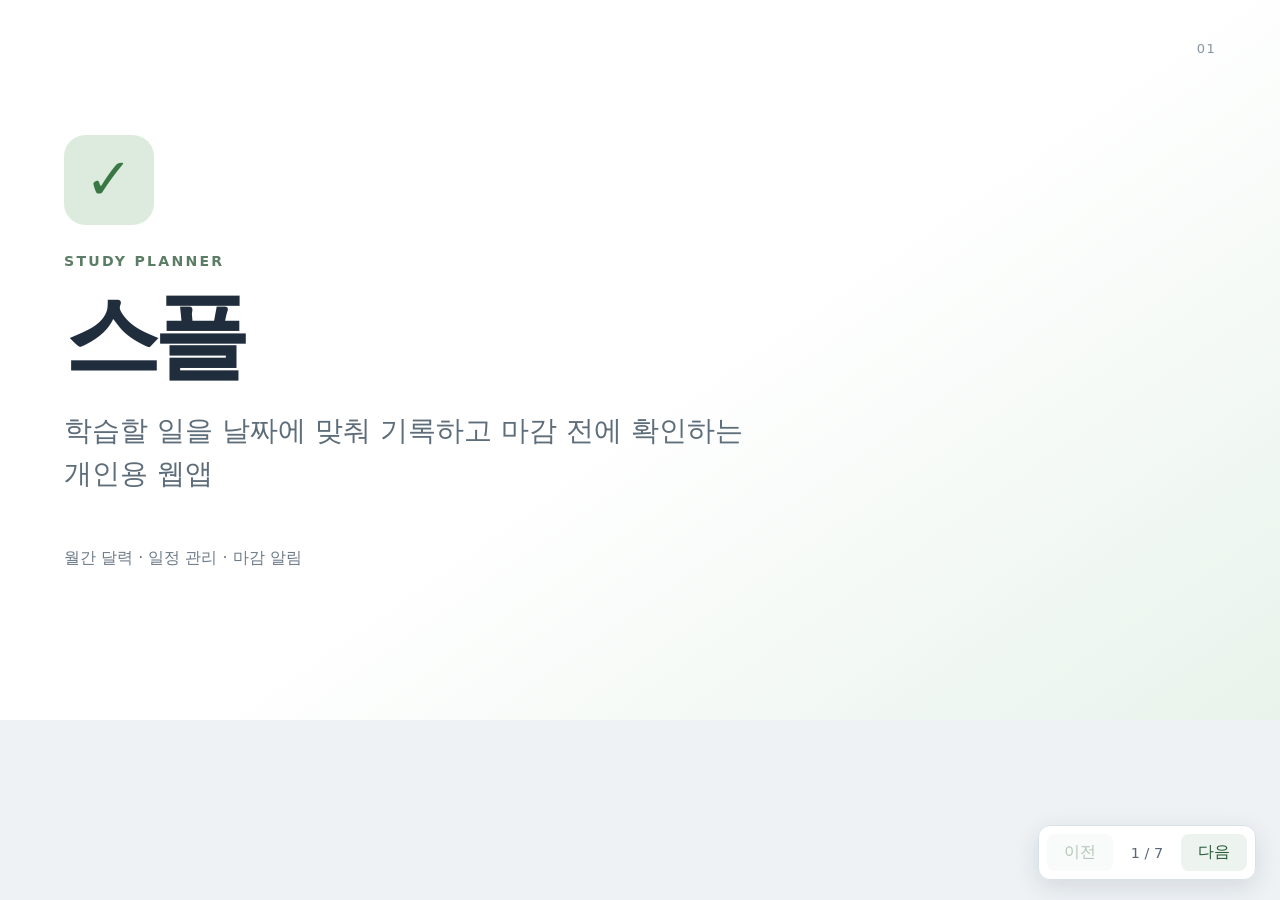
<file: presentation.html>
<!doctype html>
<html lang="ko">
  <head>
    <meta charset="UTF-8" />
    <meta name="viewport" content="width=device-width, initial-scale=1.0" />
    <title>스플 발표 | 스터디 플래너</title>
    <style>
      :root {
        color-scheme: light;
        font-family: "Malgun Gothic", "Apple SD Gothic Neo", system-ui, sans-serif;
        color: #202d3c;
        background: #eef2f5;
      }

      * { box-sizing: border-box; }
      body { margin: 0; }
      button, a { font: inherit; }

      .slide {
        display: none;
        position: relative;
        width: min(100vw, 177.78vh);
        min-height: min(100vh, 56.25vw);
        margin: 0 auto;
        padding: clamp(32px, 5vw, 88px);
        background: #fff;
        overflow: hidden;
      }

      .slide.is-active { display: flex; flex-direction: column; justify-content: center; }
      .slide-number { position: absolute; top: clamp(24px, 3.2vw, 54px); right: clamp(32px, 5vw, 88px); color: #8995a0; font-size: clamp(13px, 1vw, 18px); letter-spacing: 0.1em; }
      .eyebrow { margin: 0 0 18px; color: #5b7c65; font-size: clamp(13px, 1.1vw, 18px); font-weight: 800; letter-spacing: 0.16em; }
      h1, h2, h3, p { margin-top: 0; }
      h1 { margin-bottom: 22px; font-size: clamp(58px, 7.5vw, 126px); line-height: 1.04; letter-spacing: -0.07em; }
      h2 { margin-bottom: 28px; font-size: clamp(36px, 4vw, 68px); line-height: 1.14; letter-spacing: -0.05em; }
      h3 { margin-bottom: 10px; font-size: clamp(22px, 2vw, 34px); }
      .lead { max-width: 900px; margin-bottom: 0; color: #5e6d7a; font-size: clamp(22px, 2.2vw, 38px); line-height: 1.55; word-break: keep-all; }
      .muted { color: #657382; }
      .accent { color: #3c7550; }
      .rule { width: 84px; height: 6px; margin: 8px 0 30px; border-radius: 6px; background: #9dc6a6; }

      .cover { background: linear-gradient(145deg, #fff 52%, #e8f3eb 100%); }
      .cover .lead { max-width: 750px; }
      .cover-mark { display: grid; place-items: center; width: clamp(66px, 7vw, 112px); height: clamp(66px, 7vw, 112px); margin-bottom: 28px; border-radius: 24%; background: #dcebdd; color: #397745; font-size: clamp(40px, 4.5vw, 74px); font-weight: 900; }
      .cover-foot { margin-top: 52px; color: #6e7b87; font-size: clamp(15px, 1.25vw, 21px); }

      .statement { max-width: 1080px; font-size: clamp(29px, 3.15vw, 54px); font-weight: 700; line-height: 1.48; letter-spacing: -0.045em; word-break: keep-all; }
      .statement-secondary { max-width: 1040px; margin-top: 22px; color: #5c6b78; font-size: clamp(20px, 2vw, 34px); line-height: 1.55; word-break: keep-all; }

      .image-slide { justify-content: flex-start !important; }
      .image-slide h2 { margin-bottom: 12px; }
      .image-slide .slide-copy { margin-bottom: 20px; color: #657382; font-size: clamp(17px, 1.4vw, 24px); }
      .screenshot {
        display: block;
        max-width: 100%;
        max-height: min(61vh, 650px);
        margin: 0 auto;
        border: 1px solid #dbe2e7;
        border-radius: 10px;
        box-shadow: 0 16px 42px rgb(31 53 75 / 12%);
        object-fit: contain;
      }

      .flow { display: grid; grid-template-columns: repeat(4, 1fr); gap: clamp(18px, 2.5vw, 44px); margin-top: 28px; padding: 0; list-style: none; }
      .flow li { padding-top: 18px; border-top: 4px solid #d8e8dc; }
      .flow strong { display: block; margin-bottom: 18px; color: #559064; font-size: clamp(25px, 2.8vw, 46px); }
      .flow span { display: block; font-size: clamp(19px, 1.8vw, 30px); font-weight: 700; line-height: 1.45; word-break: keep-all; }
      .flow small { display: block; margin-top: 10px; color: #687785; font-size: clamp(15px, 1.1vw, 20px); line-height: 1.45; word-break: keep-all; }

      .file-list { margin: 18px 0 0; padding: 0; list-style: none; }
      .file-list li { display: grid; grid-template-columns: minmax(210px, 0.9fr) 2fr; gap: 28px; padding: 22px 0; border-top: 1px solid #dbe3e8; font-size: clamp(19px, 1.7vw, 30px); }
      .file-list code { color: #3c7550; font-size: 0.9em; font-weight: 700; }
      .file-list span { color: #526373; }
      .note { max-width: 1000px; margin-top: 36px; color: #667584; font-size: clamp(16px, 1.25vw, 22px); line-height: 1.5; }

      .demo-list { margin: 15px 0 0; padding-left: 1.45em; font-size: clamp(22px, 2.05vw, 36px); line-height: 1.8; }
      .demo-list li { padding-left: 0.24em; }
      .demo-list li::marker { color: #559064; font-weight: 800; }
      .link-row { display: flex; gap: 22px; flex-wrap: wrap; margin-top: 34px; }
      .link-row a { color: #3268bb; font-size: clamp(17px, 1.3vw, 23px); text-decoration: underline; text-underline-offset: 4px; }

      .controls { position: fixed; right: 24px; bottom: 20px; z-index: 10; display: flex; align-items: center; gap: 8px; padding: 8px; border: 1px solid #d8e1e7; border-radius: 12px; background: rgb(255 255 255 / 95%); box-shadow: 0 7px 25px rgb(26 42 60 / 12%); }
      .controls button { min-width: 66px; padding: 8px 10px; border: 0; border-radius: 8px; background: #edf3ef; color: #285b37; cursor: pointer; }
      .controls button:hover:not(:disabled) { background: #dcebdd; }
      .controls button:disabled { opacity: 0.35; cursor: default; }
      .controls output { min-width: 52px; text-align: center; color: #596776; font-size: 0.9rem; }
      .sr-only { position: absolute; width: 1px; height: 1px; padding: 0; margin: -1px; overflow: hidden; clip: rect(0, 0, 0, 0); white-space: nowrap; border: 0; }

      @media (max-width: 760px) {
        .slide { width: 100%; min-height: 100dvh; padding: 68px 25px 100px; }
        .slide-number { top: 20px; right: 25px; }
        .flow { grid-template-columns: repeat(2, 1fr); }
        .file-list li { grid-template-columns: 1fr; gap: 4px; }
        .screenshot { max-height: 50vh; }
        .controls { right: 10px; bottom: 10px; }
      }

      @media print {
        @page { size: 16in 9in; margin: 0; }
        :root { background: #fff; }
        .slide, .slide.is-active { display: flex !important; width: 16in; height: 9in; min-height: 0; break-after: page; print-color-adjust: exact; -webkit-print-color-adjust: exact; }
        .controls { display: none; }
      }
    </style>
    <script defer>
      document.addEventListener("DOMContentLoaded", () => {
        const slides = [...document.querySelectorAll(".slide")];
        const previous = document.querySelector("#previous-slide");
        const next = document.querySelector("#next-slide");
        const counter = document.querySelector("#slide-counter");
        let current = 0;

        function showSlide(index) {
          current = Math.max(0, Math.min(index, slides.length - 1));
          slides.forEach((slide, position) => {
            const active = position === current;
            slide.classList.toggle("is-active", active);
            slide.setAttribute("aria-hidden", String(!active));
          });
          previous.disabled = current === 0;
          next.disabled = current === slides.length - 1;
          counter.value = `${current + 1} / ${slides.length}`;
          document.title = `스플 발표 (${current + 1}/${slides.length})`;
        }

        previous.addEventListener("click", () => showSlide(current - 1));
        next.addEventListener("click", () => showSlide(current + 1));
        document.addEventListener("keydown", (event) => {
          if (["ArrowRight", "PageDown", " "].includes(event.key)) {
            event.preventDefault();
            showSlide(current + 1);
          } else if (["ArrowLeft", "PageUp"].includes(event.key)) {
            event.preventDefault();
            showSlide(current - 1);
          } else if (event.key === "Home") {
            showSlide(0);
          } else if (event.key === "End") {
            showSlide(slides.length - 1);
          }
        });
        showSlide(0);
      });
    </script>
  </head>
  <body>
    <main aria-label="스플 발표 자료">
      <section class="slide cover is-active" aria-labelledby="title-1">
        <span class="slide-number">01</span>
        <div class="cover-mark" aria-hidden="true">✓</div>
        <p class="eyebrow">STUDY PLANNER</p>
        <h1 id="title-1">스플</h1>
        <p class="lead">학습할 일을 날짜에 맞춰 기록하고 마감 전에 확인하는 개인용 웹앱</p>
        <p class="cover-foot">월간 달력 · 일정 관리 · 마감 알림</p>
      </section>

      <section class="slide" aria-labelledby="title-2" aria-hidden="true">
        <span class="slide-number">02</span>
        <p class="eyebrow">PROBLEM</p>
        <h2 id="title-2">왜 만들었나</h2>
        <div class="rule" aria-hidden="true"></div>
        <p class="statement">해야 할 일을 적어 두어도, <span class="accent">마감이 가까워진 뒤에야</span> 알아차릴 때가 있습니다.</p>
        <p class="statement-secondary">스플은 할 일과 마감 날짜를 달력에서 보여 주고, 남은 일수에 따라 경고를 표시합니다.</p>
      </section>

      <section class="slide image-slide" aria-labelledby="title-3" aria-hidden="true">
        <span class="slide-number">03</span>
        <p class="eyebrow">SCREEN 01</p>
        <h2 id="title-3">월간 달력</h2>
        <p class="slide-copy">날짜별 일정 카드를 보고, 이전 달·오늘·다음 달로 이동합니다.</p>
        <img class="screenshot" src="docs/images/calendar-overview.png" alt="스플의 2026년 9월 월간 달력 화면. 요일과 날짜가 격자로 배열되어 있다." />
      </section>

      <section class="slide image-slide" aria-labelledby="title-4" aria-hidden="true">
        <span class="slide-number">04</span>
        <p class="eyebrow">SCREEN 02</p>
        <h2 id="title-4">일정 입력과 확인</h2>
        <p class="slide-copy">제목·마감 날짜·알림 기준을 입력하고, 목록에서 상태별로 찾습니다.</p>
        <img class="screenshot" src="docs/images/task-management.png" alt="스플의 마감 알림, 할 일 추가, 내 일정 영역을 보여 주는 화면." />
      </section>

      <section class="slide" aria-labelledby="title-5" aria-hidden="true">
        <span class="slide-number">05</span>
        <p class="eyebrow">USER FLOW</p>
        <h2 id="title-5">사용 흐름</h2>
        <ol class="flow">
          <li><strong>01</strong><span>할 일 등록</span><small>제목과 마감 날짜를 정합니다.</small></li>
          <li><strong>02</strong><span>달력에서 확인</span><small>날짜별 일정과 남은 일수를 봅니다.</small></li>
          <li><strong>03</strong><span>마감 알림</span><small>임박한 일정은 화면에 표시됩니다.</small></li>
          <li><strong>04</strong><span>완료 처리</span><small>끝난 일은 체크하고, 필요하면 다시 해제합니다.</small></li>
        </ol>
      </section>

      <section class="slide" aria-labelledby="title-6" aria-hidden="true">
        <span class="slide-number">06</span>
        <p class="eyebrow">IMPLEMENTATION</p>
        <h2 id="title-6">구현 구조</h2>
        <ul class="file-list">
          <li><code>index.html</code><span>화면 구조와 입력 요소</span></li>
          <li><code>style.css</code><span>달력 격자와 일정 상태별 디자인</span></li>
          <li><code>app.js</code><span>일정 관리, 날짜 계산, 알림과 로컬 저장</span></li>
        </ul>
        <p class="note">별도 서버 없이 브라우저에서 실행합니다. 일정은 현재 브라우저의 localStorage에 저장되며, 앱을 닫은 동안에는 백그라운드 알림을 보내지 않습니다.</p>
      </section>

      <section class="slide" aria-labelledby="title-7" aria-hidden="true">
        <span class="slide-number">07</span>
        <p class="eyebrow">DEMO</p>
        <h2 id="title-7">시연 순서</h2>
        <ol class="demo-list">
          <li>오늘 이후의 날짜로 일정을 추가합니다.</li>
          <li>달력 카드와 목록에서 일정을 확인합니다.</li>
          <li>완료 표시를 켰다가 다시 해제합니다.</li>
          <li>일정을 삭제하고 새로고침 후 목록을 확인합니다.</li>
        </ol>
        <div class="link-row">
          <a href="index.html">앱 열기</a>
          <a href="https://github.com/vikira12/study_plan">GitHub 저장소</a>
        </div>
      </section>
    </main>

    <nav class="controls" aria-label="슬라이드 이동">
      <button id="previous-slide" type="button" aria-label="이전 슬라이드">이전</button>
      <output id="slide-counter" aria-live="polite">1 / 7</output>
      <button id="next-slide" type="button" aria-label="다음 슬라이드">다음</button>
    </nav>
    <p class="sr-only">오른쪽 또는 왼쪽 화살표 키로 슬라이드를 이동할 수 있습니다.</p>
  </body>
</html>
</file>
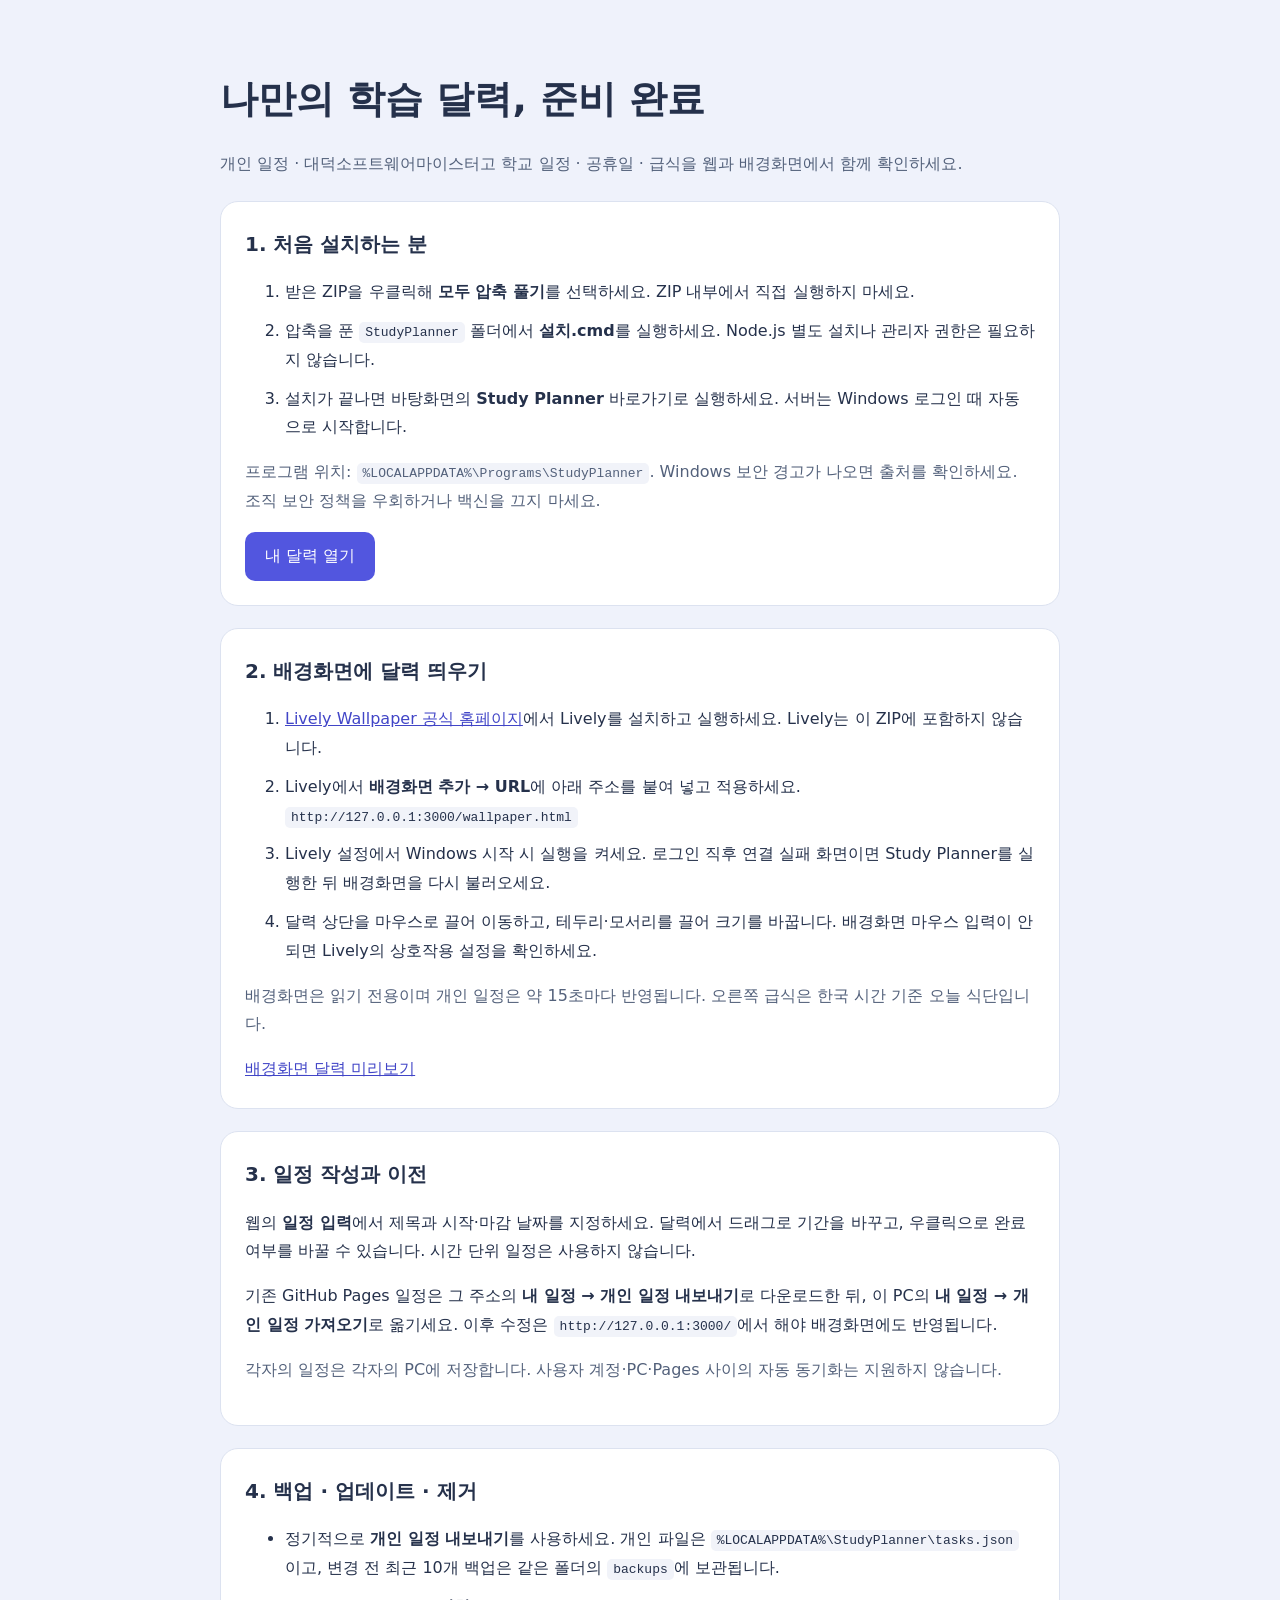
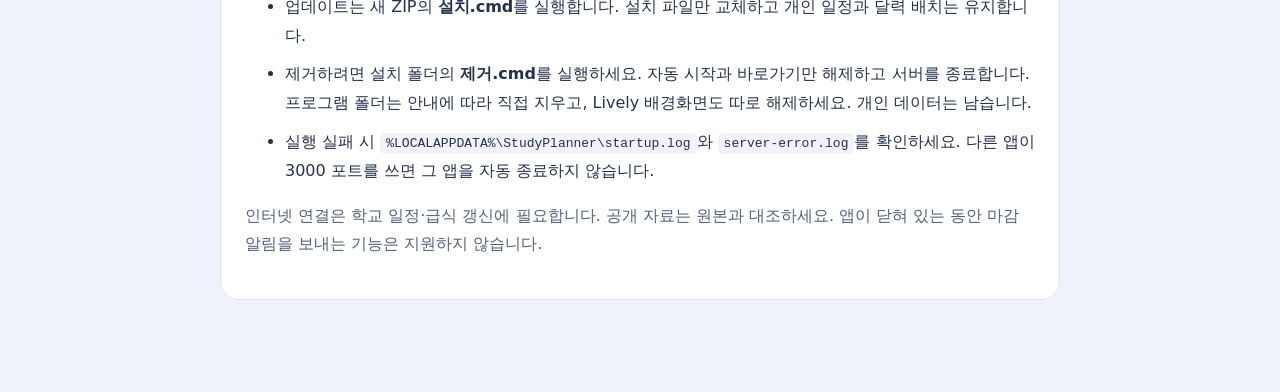
<file: setup.html>
<!doctype html>
<html lang="ko">
  <head>
    <meta charset="utf-8" />
    <meta name="viewport" content="width=device-width, initial-scale=1" />
    <title>스터디 플래너 | 처음 사용하기</title>
    <style>
      :root { color-scheme: light dark; font-family: "Malgun Gothic", system-ui, sans-serif; }
      body { margin: 0; background: #eff2fb; color: #25314b; line-height: 1.8; }
      main { max-width: 840px; padding: 40px 20px 70px; margin: auto; }
      h1 { margin-bottom: 8px; font-size: clamp(26px, 5vw, 38px); }
      h2 { font-size: 20px; margin-top: 0; }
      section { background: white; border: 1px solid #dce2f0; border-radius: 18px; padding: 24px; margin: 22px 0; }
      a { color: #4145c7; overflow-wrap: anywhere; }
      .button { display: inline-block; background: #5256df; color: white; padding: 10px 20px; border-radius: 10px; text-decoration: none; }
      code { padding: 3px 6px; background: #f1f3f9; border-radius: 5px; overflow-wrap: anywhere; }
      li + li { margin-top: 10px; }
      .note { color: #53617b; }
      @media (prefers-color-scheme: dark) {
        body { background: #171b2b; color: #e6e9f6; }
        section { background: #22283b; border-color: #39415a; }
        a { color: #b2b5ff; } code { background: #30374f; } .note { color: #b9c1d5; }
      }
    </style>
  </head>
  <body>
    <main>
      <h1>나만의 학습 달력, 준비 완료</h1>
      <p class="note">개인 일정 · 대덕소프트웨어마이스터고 학교 일정 · 공휴일 · 급식을 웹과 배경화면에서 함께 확인하세요.</p>
      <section>
        <h2>1. 처음 설치하는 분</h2>
        <ol>
          <li>받은 ZIP을 우클릭해 <strong>모두 압축 풀기</strong>를 선택하세요. ZIP 내부에서 직접 실행하지 마세요.</li>
          <li>압축을 푼 <code>StudyPlanner</code> 폴더에서 <strong>설치.cmd</strong>를 실행하세요. Node.js 별도 설치나 관리자 권한은 필요하지 않습니다.</li>
          <li>설치가 끝나면 바탕화면의 <strong>Study Planner</strong> 바로가기로 실행하세요. 서버는 Windows 로그인 때 자동으로 시작합니다.</li>
        </ol>
        <p class="note">프로그램 위치: <code>%LOCALAPPDATA%\Programs\StudyPlanner</code>. Windows 보안 경고가 나오면 출처를 확인하세요. 조직 보안 정책을 우회하거나 백신을 끄지 마세요.</p>
        <a class="button" href="http://127.0.0.1:3000/">내 달력 열기</a>
      </section>
      <section>
        <h2>2. 배경화면에 달력 띄우기</h2>
        <ol>
          <li><a href="https://www.livelywallpaper.net/" target="_blank" rel="noopener noreferrer">Lively Wallpaper 공식 홈페이지</a>에서 Lively를 설치하고 실행하세요. Lively는 이 ZIP에 포함하지 않습니다.</li>
          <li>Lively에서 <strong>배경화면 추가 → URL</strong>에 아래 주소를 붙여 넣고 적용하세요.<br /><code>http://127.0.0.1:3000/wallpaper.html</code></li>
          <li>Lively 설정에서 Windows 시작 시 실행을 켜세요. 로그인 직후 연결 실패 화면이면 Study Planner를 실행한 뒤 배경화면을 다시 불러오세요.</li>
          <li>달력 상단을 마우스로 끌어 이동하고, 테두리·모서리를 끌어 크기를 바꿉니다. 배경화면 마우스 입력이 안 되면 Lively의 상호작용 설정을 확인하세요.</li>
        </ol>
        <p class="note">배경화면은 읽기 전용이며 개인 일정은 약 15초마다 반영됩니다. 오른쪽 급식은 한국 시간 기준 오늘 식단입니다.</p>
        <a href="http://127.0.0.1:3000/wallpaper.html" target="_blank" rel="noopener noreferrer">배경화면 달력 미리보기</a>
      </section>
      <section>
        <h2>3. 일정 작성과 이전</h2>
        <p>웹의 <strong>일정 입력</strong>에서 제목과 시작·마감 날짜를 지정하세요. 달력에서 드래그로 기간을 바꾸고, 우클릭으로 완료 여부를 바꿀 수 있습니다. 시간 단위 일정은 사용하지 않습니다.</p>
        <p>기존 GitHub Pages 일정은 그 주소의 <strong>내 일정 → 개인 일정 내보내기</strong>로 다운로드한 뒤, 이 PC의 <strong>내 일정 → 개인 일정 가져오기</strong>로 옮기세요. 이후 수정은 <code>http://127.0.0.1:3000/</code>에서 해야 배경화면에도 반영됩니다.</p>
        <p class="note">각자의 일정은 각자의 PC에 저장합니다. 사용자 계정·PC·Pages 사이의 자동 동기화는 지원하지 않습니다.</p>
      </section>
      <section>
        <h2>4. 백업 · 업데이트 · 제거</h2>
        <ul>
          <li>정기적으로 <strong>개인 일정 내보내기</strong>를 사용하세요. 개인 파일은 <code>%LOCALAPPDATA%\StudyPlanner\tasks.json</code>이고, 변경 전 최근 10개 백업은 같은 폴더의 <code>backups</code>에 보관됩니다.</li>
          <li>업데이트는 새 ZIP의 <strong>설치.cmd</strong>를 실행합니다. 설치 파일만 교체하고 개인 일정과 달력 배치는 유지합니다.</li>
          <li>제거하려면 설치 폴더의 <strong>제거.cmd</strong>를 실행하세요. 자동 시작과 바로가기만 해제하고 서버를 종료합니다. 프로그램 폴더는 안내에 따라 직접 지우고, Lively 배경화면도 따로 해제하세요. 개인 데이터는 남습니다.</li>
          <li>실행 실패 시 <code>%LOCALAPPDATA%\StudyPlanner\startup.log</code>와 <code>server-error.log</code>를 확인하세요. 다른 앱이 3000 포트를 쓰면 그 앱을 자동 종료하지 않습니다.</li>
        </ul>
        <p class="note">인터넷 연결은 학교 일정·급식 갱신에 필요합니다. 공개 자료는 원본과 대조하세요. 앱이 닫혀 있는 동안 마감 알림을 보내는 기능은 지원하지 않습니다.</p>
      </section>
    </main>
  </body>
</html>
</file>
